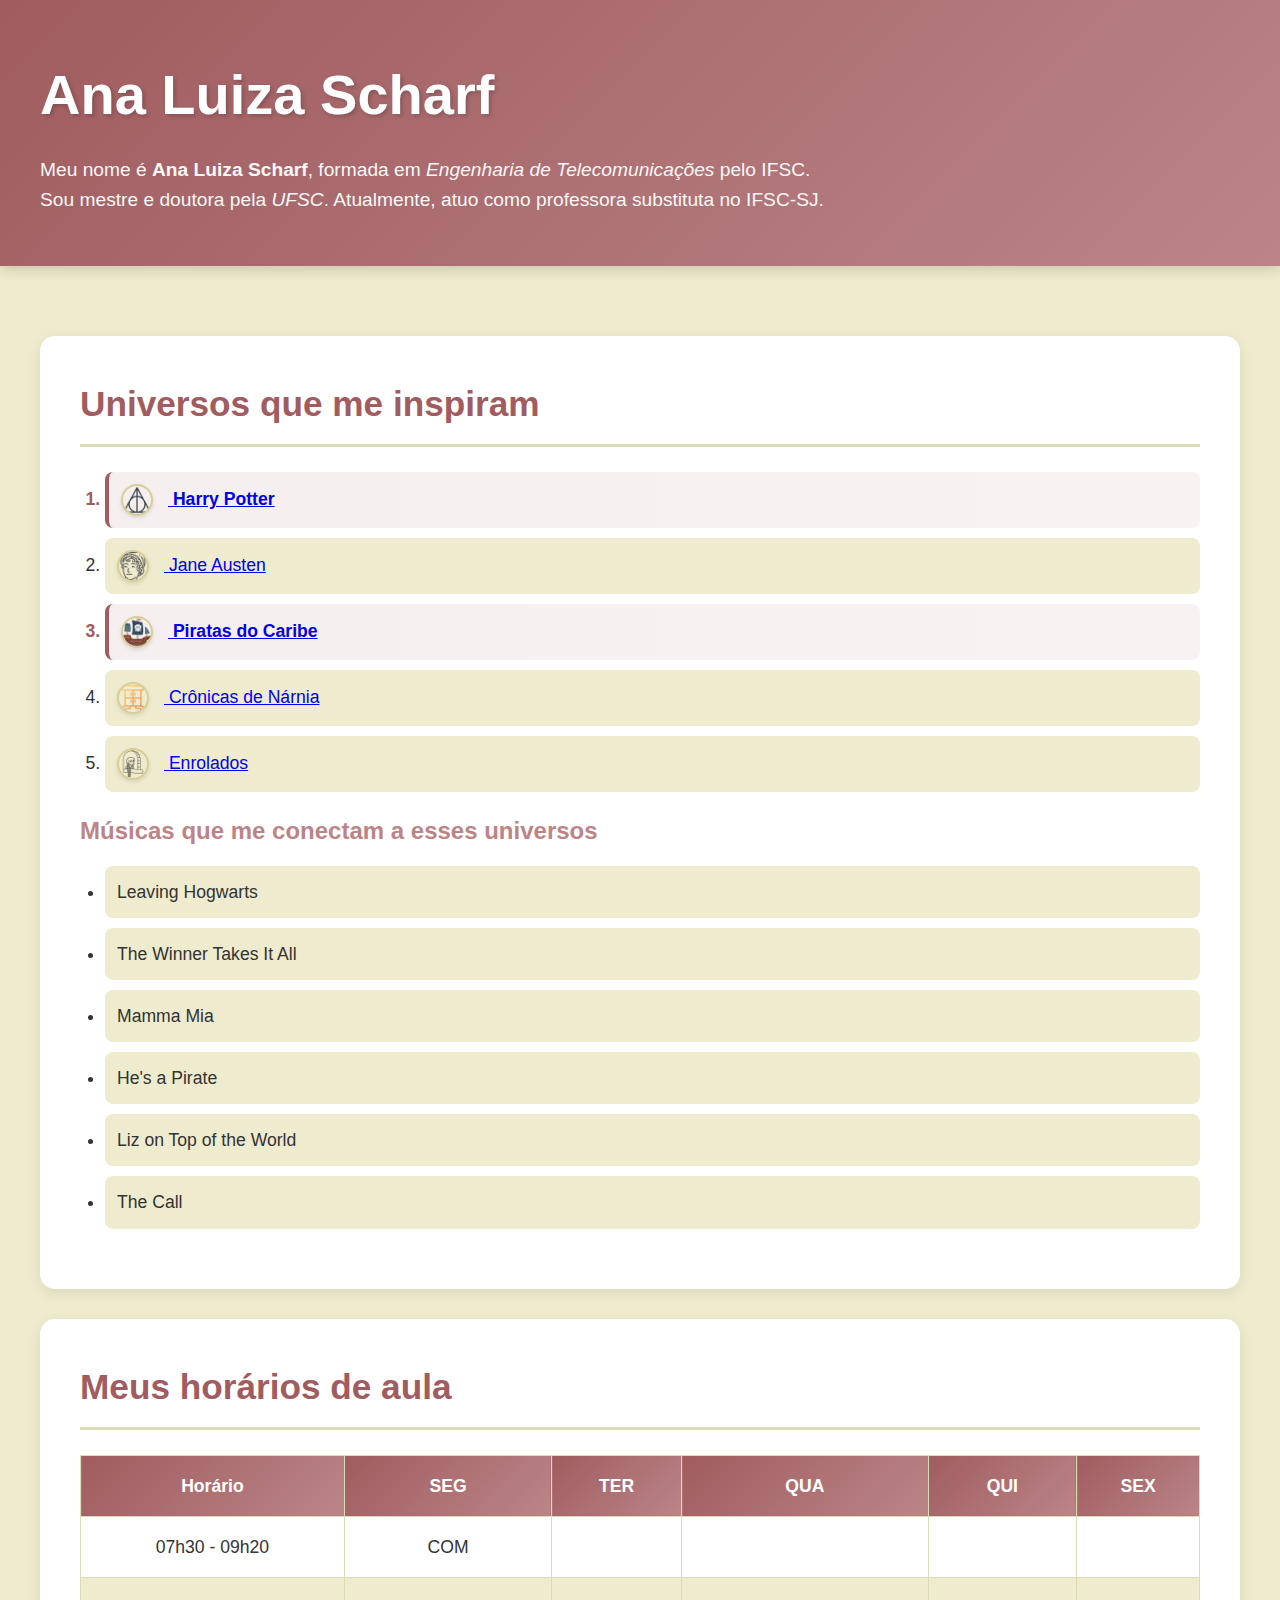
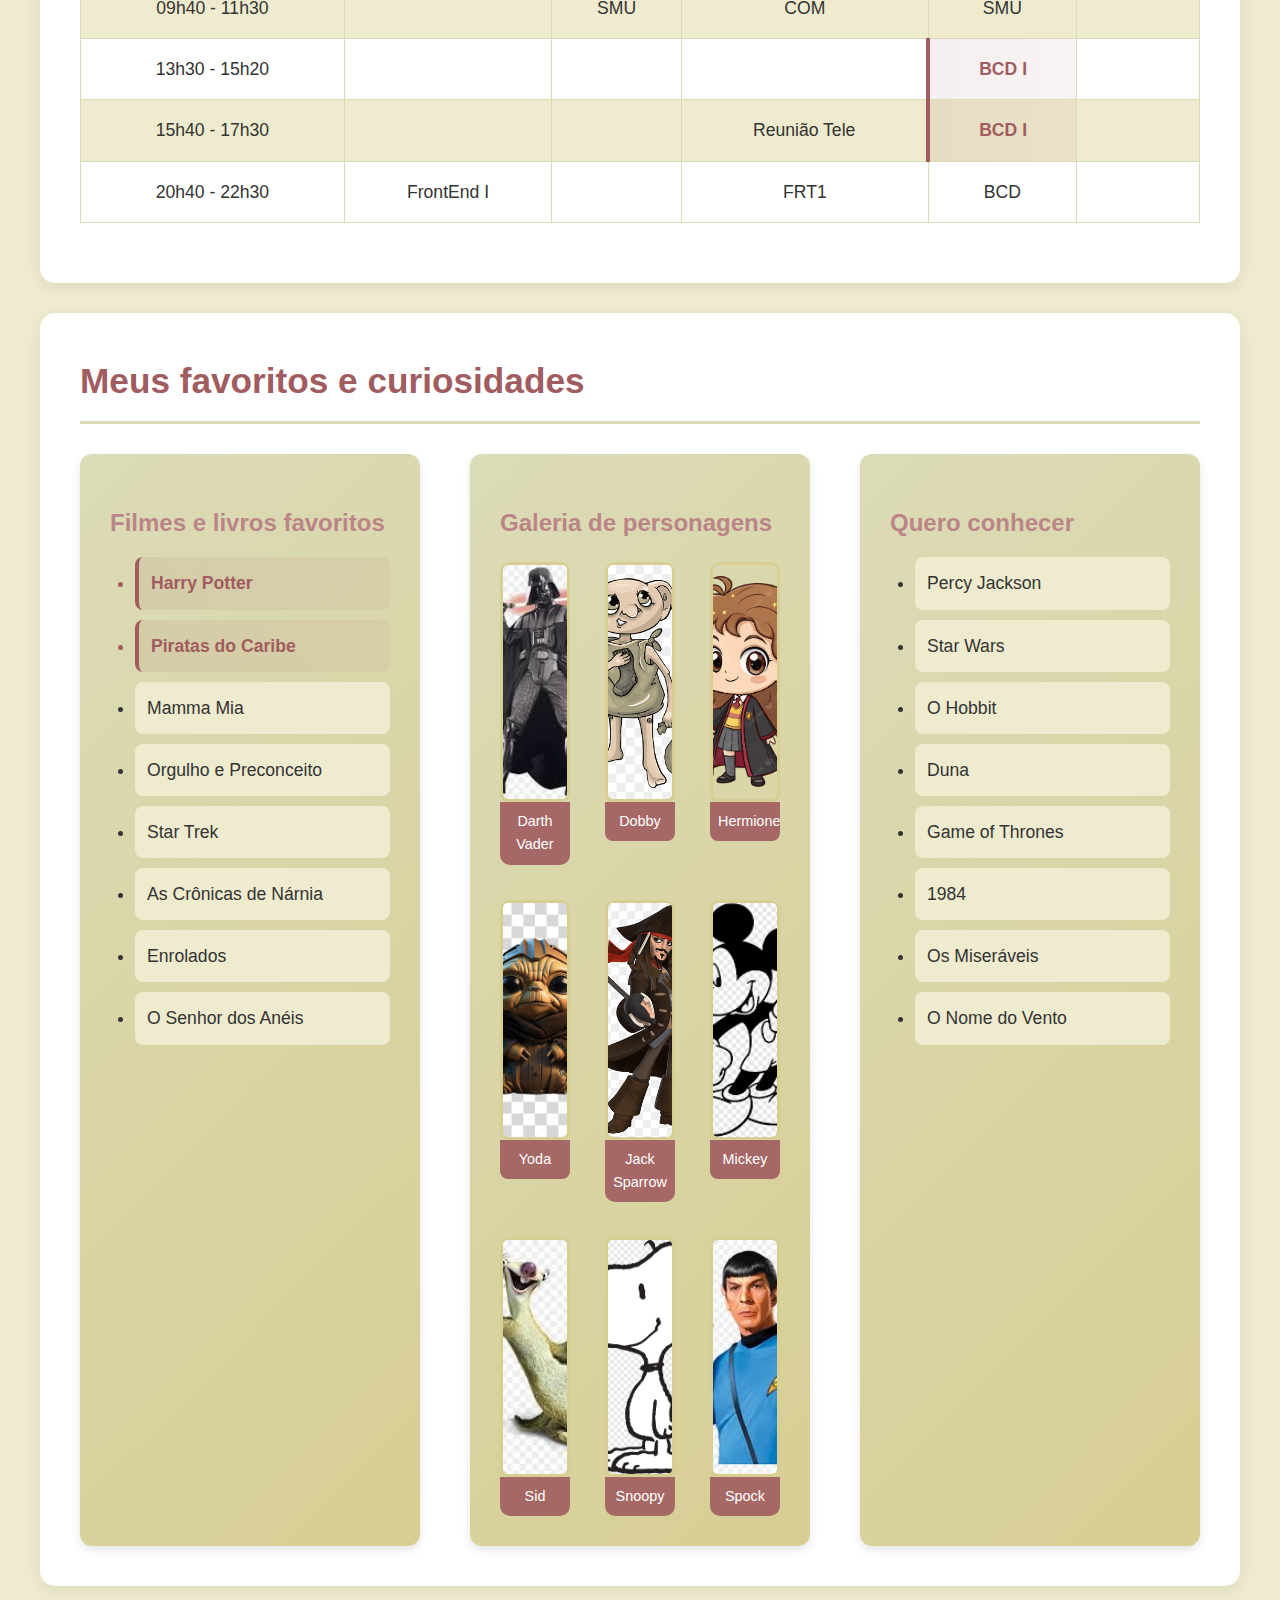
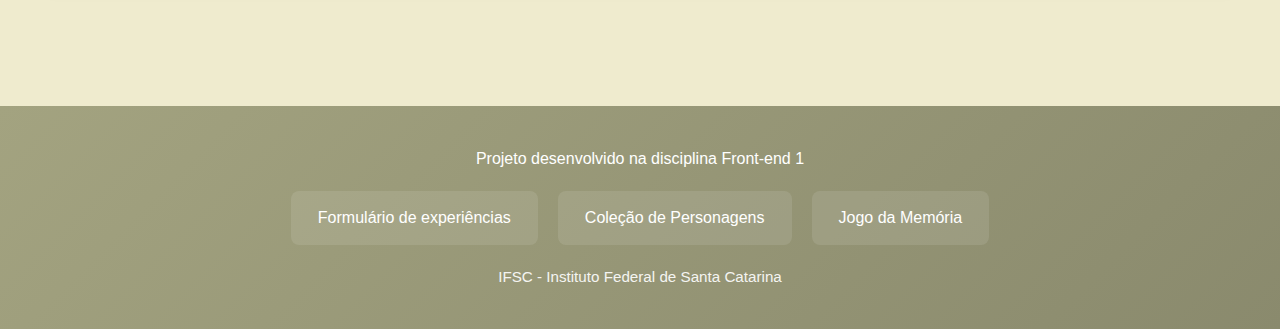
<file: AtividadeContFrontEnd/index.html>
<!DOCTYPE html>
<html lang="pt-BR">
<head>
    <meta charset="UTF-8">
    <meta name="viewport" content="width=device-width, initial-scale=1.0">
    <title>Meu Universo Criativo</title>
    <link rel="stylesheet" href="estilos.css">
</head>
<body>
    <header>
        <h1>Ana Luiza Scharf</h1>
        <p>
            Meu nome é <strong>Ana Luiza Scharf</strong>, formada em
            <em>Engenharia de Telecomunicações</em> pelo IFSC.
            Sou mestre e doutora pela <em>UFSC</em>. Atualmente, atuo como 
            professora substituta no IFSC-SJ.
        </p>
    </header>

    <main class="container">
        <section id="universos">
            <h2>Universos que me inspiram</h2>
            
                        <ol>
                <li class="destaque">
                    <a href="https://www.wizardingworld.com" target="_blank" class="universo-link">
                        <img src="img/icones/harry.png" alt="Harry Potter" class="icone">
                        Harry Potter
                    </a>
                </li>
                <li>
                    <a href="https://www.janeausten.org" target="_blank" class="universo-link">
                        <img src="img/icones/jane.png" alt="Jane Austen" class="icone">
                        Jane Austen
                    </a>
                </li>
                <li class="destaque">
                    <a href="https://pirates.disney.com" target="_blank" class="universo-link">
                        <img src="img/icones/pirates.png" alt="Piratas do Caribe" class="icone">
                        Piratas do Caribe
                    </a>
                </li>
                <li>
                    <a href="https://www.narnia.com" target="_blank" class="universo-link">
                        <img src="img/icones/narnia.png" alt="Crônicas de Nárnia" class="icone">
                        Crônicas de Nárnia
                    </a>
                </li>
                <li>
                    <a href="https://disney.com/tangled" target="_blank" class="universo-link">
                        <img src="img/icones/princess.png" alt="Enrolados" class="icone">
                        Enrolados
                    </a>
                </li>
            </ol>

            <h3>Músicas que me conectam a esses universos</h3>
            <ul>
                <li>Leaving Hogwarts</li>
                <li>The Winner Takes It All</li>
                <li>Mamma Mia</li>
                <li>He's a Pirate</li>
                <li>Liz on Top of the World</li>
                <li>The Call</li>
            </ul>
        </section>

        <section id="horarios">
            <h2>Meus horários de aula</h2>
            <div class="table-container">
                <table>
                    <thead>
                        <tr>
                            <th>Horário</th>
                            <th>SEG</th>
                            <th>TER</th>
                            <th>QUA</th>
                            <th>QUI</th>
                            <th>SEX</th>
                        </tr>
                    </thead>
                    <tbody>
                        <tr>
                            <td>07h30 - 09h20</td>
                            <td>COM</td>
                            <td></td>
                            <td></td>
                            <td></td>
                            <td></td>
                        </tr>
                        <tr>
                            <td>09h40 - 11h30</td>
                            <td></td>
                            <td>SMU</td>
                            <td>COM</td>
                            <td>SMU</td>
                            <td></td>
                        </tr>
                        <tr>
                            <td>13h30 - 15h20</td>
                            <td></td>
                            <td></td>
                            <td></td>
                            <td class="destaque">BCD I</td>
                            <td></td>
                        </tr>
                        <tr>
                            <td>15h40 - 17h30</td>
                            <td></td>
                            <td></td>
                            <td>Reunião Tele</td>
                            <td class="destaque">BCD I</td>
                            <td></td>
                        </tr>
                        <tr>
                            <td>20h40 - 22h30</td>
                            <td>FrontEnd I</td>
                            <td></td>
                            <td>FRT1</td>
                            <td>BCD</td>
                            <td></td>
                        </tr>
                    </tbody>
                </table>
            </div>
        </section>

        <section id="favoritos">
            <h2>Meus favoritos e curiosidades</h2>
            
            <div class="colunas">
                <div class="coluna">
                    <h3>Filmes e livros favoritos</h3>
                    <ul>
                        <li class="destaque">Harry Potter</li>
                        <li class="destaque">Piratas do Caribe</li>
                        <li>Mamma Mia</li>
                        <li>Orgulho e Preconceito</li>
                        <li>Star Trek</li>
                        <li>As Crônicas de Nárnia</li>
                        <li>Enrolados</li>
                        <li>O Senhor dos Anéis</li>
                    </ul>
                </div>
                
                <div class="coluna galeria-coluna">
                    <h3>Galeria de personagens</h3>
                    <div class="galeria">
                        <div class="galeria-item">
                            <img src="img/dart.jpg" alt="Darth Vader">
                            <span class="galeria-legenda">Darth Vader</span>
                        </div>
                        <div class="galeria-item">
                            <img src="img/dobby.png" alt="Dobby">
                            <span class="galeria-legenda">Dobby</span>
                        </div>
                        <div class="galeria-item">
                            <img src="img/hermione.png" alt="Hermione">
                            <span class="galeria-legenda">Hermione</span>
                        </div>
                        <div class="galeria-item">
                            <img src="img/ioda.jpg" alt="Yoda">
                            <span class="galeria-legenda">Yoda</span>
                        </div>
                        <div class="galeria-item">
                            <img src="img/jack.png" alt="Jack Sparrow">
                            <span class="galeria-legenda">Jack Sparrow</span>
                        </div>
                        <div class="galeria-item">
                            <img src="img/mickey.png" alt="Mickey">
                            <span class="galeria-legenda">Mickey</span>
                        </div>
                        <div class="galeria-item">
                            <img src="img/sid.jpg" alt="Sid">
                            <span class="galeria-legenda">Sid</span>
                        </div>
                        <div class="galeria-item">
                            <img src="img/snoopy.png" alt="Snoopy">
                            <span class="galeria-legenda">Snoopy</span>
                        </div>
                        <div class="galeria-item">
                            <img src="img/spock.jpg" alt="Spock">
                            <span class="galeria-legenda">Spock</span>
                        </div>
                    </div>
                </div>
                
                <div class="coluna">
                    <h3>Quero conhecer</h3>
                    <ul>
                        <li>Percy Jackson</li>
                        <li>Star Wars</li>
                        <li>O Hobbit</li>
                        <li>Duna</li>
                        <li>Game of Thrones</li>
                        <li>1984</li>
                        <li>Os Miseráveis</li>
                        <li>O Nome do Vento</li>
                    </ul>
                </div>
            </div>
        </section>
    </main>

    <footer>
        <div class="footer-content">
            <p>Projeto desenvolvido na disciplina Front-end 1</p>
            <div class="footer-links">
                <a href="formulario.html">Formulário de experiências</a>
                <a href="personagens.html">Coleção de Personagens</a>
                <a href="memoria.html">Jogo da Memória</a>
            </div>
            <p class="footer-info">IFSC - Instituto Federal de Santa Catarina</p>
        </div>
    </footer>
</body>
</html>
</file>
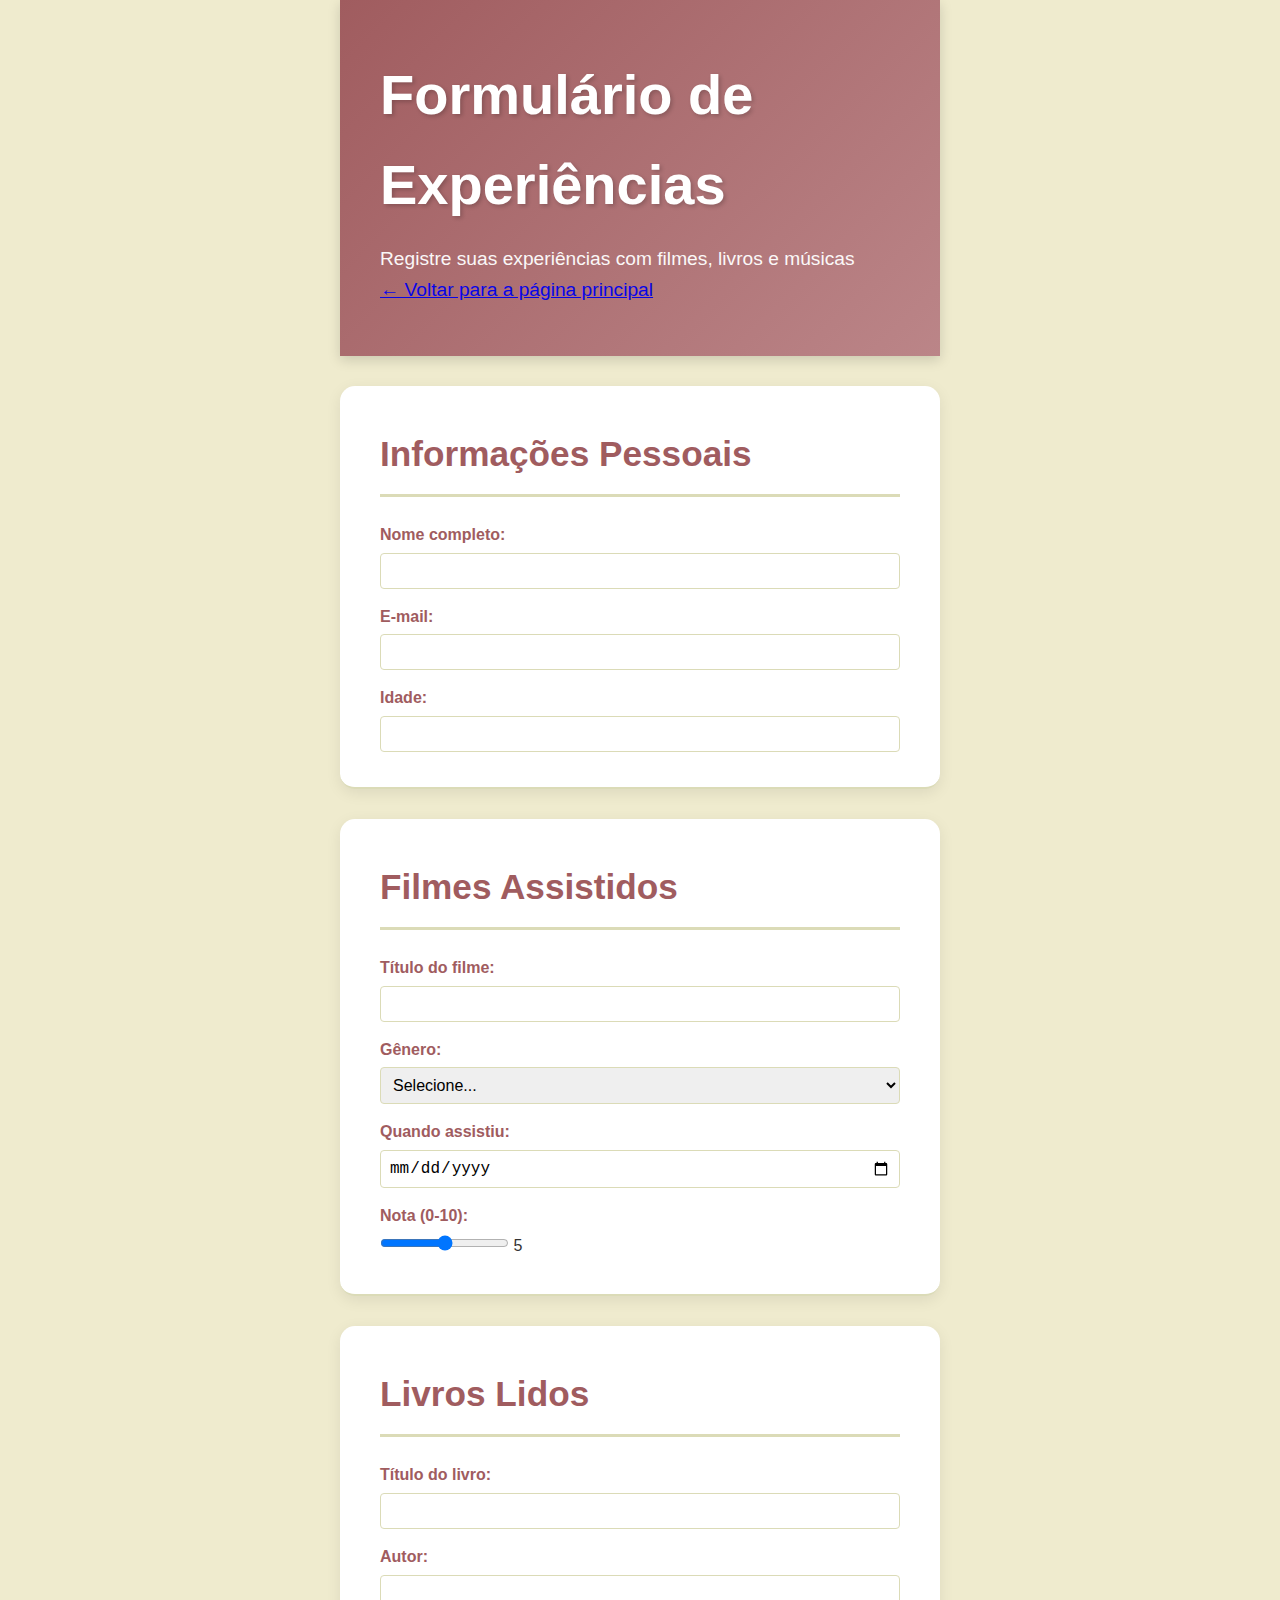
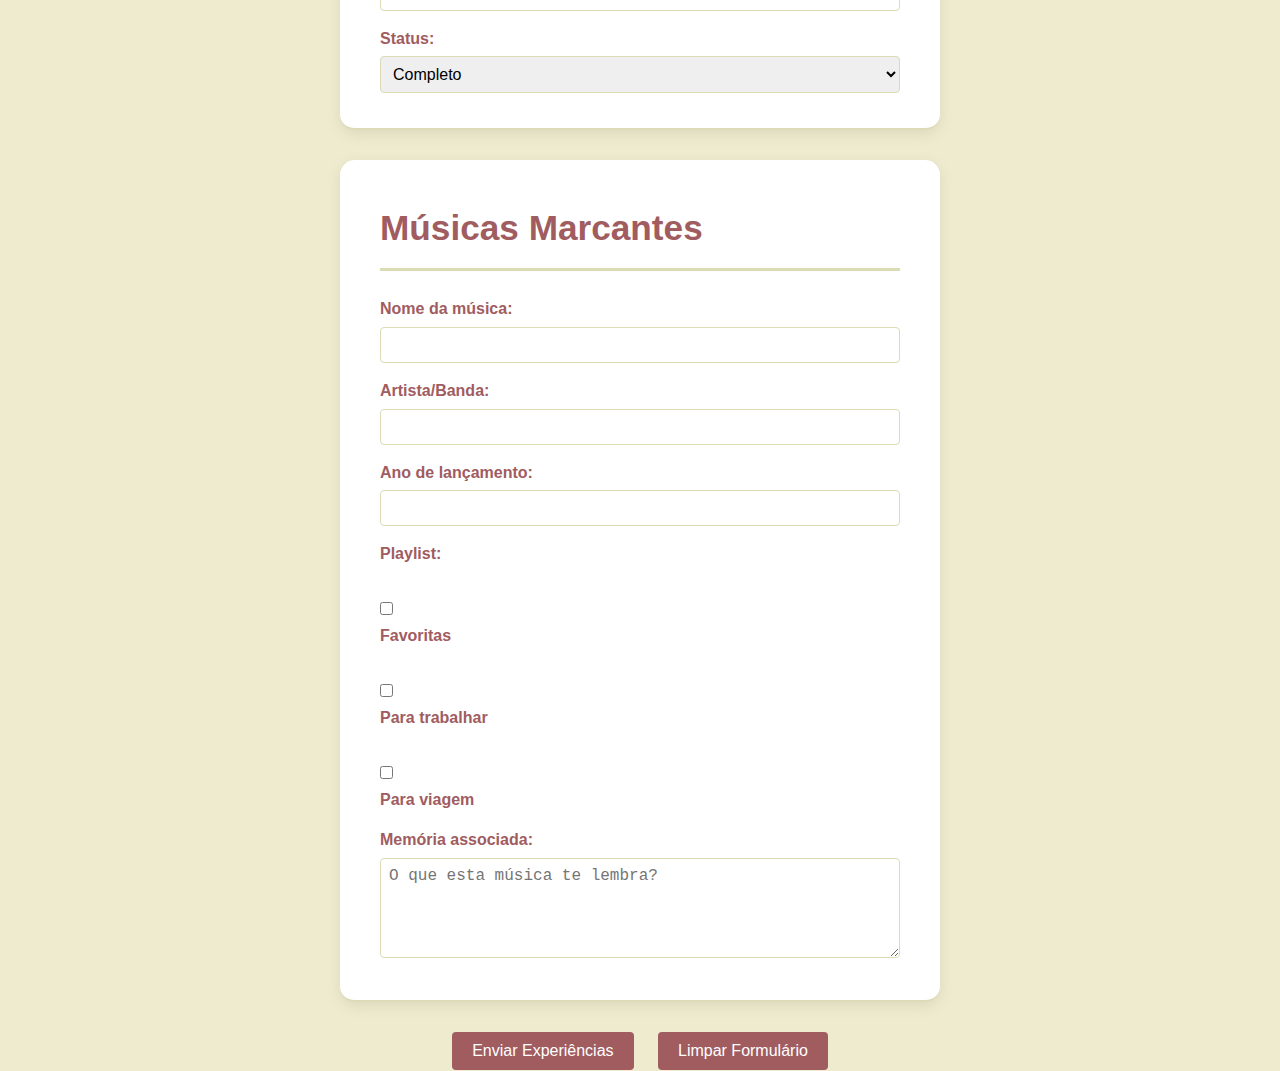
<file: AtividadeContFrontEnd/formulario.html>
<!DOCTYPE html>
<html lang="pt-BR">
<head>
    <meta charset="UTF-8">
    <meta name="viewport" content="width=device-width, initial-scale=1.0">
    <title>Formulário de Experiências</title>
    <link rel="stylesheet" href="estilos.css">
    <style>
        .form-container {
            max-width: 600px;
            margin: 0 auto;
        }
        
        .form-group {
            margin-bottom: 15px;
        }
        
        label {
            display: block;
            margin-bottom: 5px;
            font-weight: bold;
            color: var(--cor7);
        }
        
        input[type="text"],
        input[type="email"],
        input[type="number"],
        input[type="date"],
        select,
        textarea {
            width: 100%;
            padding: 8px;
            border: 1px solid var(--cor3);
            border-radius: 4px;
            font-size: 16px;
        }
        
        textarea {
            height: 100px;
            resize: vertical;
        }
        
        .form-actions {
            text-align: center;
            margin-top: 20px;
        }
        
        button {
            background-color: var(--cor7);
            color: white;
            padding: 10px 20px;
            border: none;
            border-radius: 4px;
            cursor: pointer;
            font-size: 16px;
            margin: 0 10px;
        }
        
        button:hover {
            background-color: var(--cor5);
        }
        
        .form-section {
            margin-bottom: 30px;
            border-bottom: 2px solid var(--cor3);
            padding-bottom: 20px;
        }
    </style>
</head>
<body>
    <div class="form-container">
        <header>
            <h1>Formulário de Experiências</h1>
            <p>Registre suas experiências com filmes, livros e músicas</p>
            <p><a href="index.html">← Voltar para a página principal</a></p>
        </header>
        
        <form id="form-experiencias">
            <section class="form-section">
                <h2>Informações Pessoais</h2>
                
                <div class="form-group">
                    <label for="nome">Nome completo:</label>
                    <input type="text" id="nome" name="nome" required>
                </div>
                
                <div class="form-group">
                    <label for="email">E-mail:</label>
                    <input type="email" id="email" name="email" required>
                </div>
                
                <div class="form-group">
                    <label for="idade">Idade:</label>
                    <input type="number" id="idade" name="idade" min="1" max="120">
                </div>
            </section>
            
            <section class="form-section">
                <h2>Filmes Assistidos</h2>
                
                <div class="form-group">
                    <label for="filme-titulo">Título do filme:</label>
                    <input type="text" id="filme-titulo" name="filme-titulo">
                </div>
                
                <div class="form-group">
                    <label for="filme-genero">Gênero:</label>
                    <select id="filme-genero" name="filme-genero">
                        <option value="">Selecione...</option>
                        <option value="acao">Ação</option>
                        <option value="aventura">Aventura</option>
                        <option value="comedia">Comédia</option>
                        <option value="drama">Drama</option>
                        <option value="fantasia">Fantasia</option>
                        <option value="ficcao">Ficção Científica</option>
                        <option value="romance">Romance</option>
                    </select>
                </div>
                
                <div class="form-group">
                    <label for="filme-data">Quando assistiu:</label>
                    <input type="date" id="filme-data" name="filme-data">
                </div>
                
                <div class="form-group">
                    <label for="filme-nota">Nota (0-10):</label>
                    <input type="range" id="filme-nota" name="filme-nota" min="0" max="10" value="5">
                    <span id="nota-valor">5</span>
                </div>
            </section>
            
            <section class="form-section">
                <h2>Livros Lidos</h2>
                
                <div class="form-group">
                    <label for="livro-titulo">Título do livro:</label>
                    <input type="text" id="livro-titulo" name="livro-titulo">
                </div>
                
                <div class="form-group">
                    <label for="livro-autor">Autor:</label>
                    <input type="text" id="livro-autor" name="livro-autor">
                </div>
                
                <div class="form-group">
                    <label for="livro-status">Status:</label>
                    <select id="livro-status" name="livro-status">
                        <option value="completo">Completo</option>
                        <option value="andamento">Em andamento</option>
                        <option value="planejado">Planejado</option>
                    </select>
                </div>
            </section>
            
            <section class="form-section">
                <h2>Músicas Marcantes</h2>
                
                <div class="form-group">
                    <label for="musica-nome">Nome da música:</label>
                    <input type="text" id="musica-nome" name="musica-nome">
                </div>
                
                <div class="form-group">
                    <label for="musica-artista">Artista/Banda:</label>
                    <input type="text" id="musica-artista" name="musica-artista">
                </div>
                
                <div class="form-group">
                    <label for="musica-ano">Ano de lançamento:</label>
                    <input type="number" id="musica-ano" name="musica-ano" min="1900" max="2023">
                </div>
                
                <div class="form-group">
                    <label>Playlist:</label><br>
                    <input type="checkbox" id="playlist-favoritas" name="playlist" value="favoritas">
                    <label for="playlist-favoritas">Favoritas</label><br>
                    <input type="checkbox" id="playlist-trabalho" name="playlist" value="trabalho">
                    <label for="playlist-trabalho">Para trabalhar</label><br>
                    <input type="checkbox" id="playlist-viagem" name="playlist" value="viagem">
                    <label for="playlist-viagem">Para viagem</label>
                </div>
                
                <div class="form-group">
                    <label for="musica-memoria">Memória associada:</label>
                    <textarea id="musica-memoria" name="musica-memoria" placeholder="O que esta música te lembra?"></textarea>
                </div>
            </section>
            
            <div class="form-actions">
                <button type="submit">Enviar Experiências</button>
                <button type="reset">Limpar Formulário</button>
            </div>
        </form>
    </div>

</body>
</html>
</file>
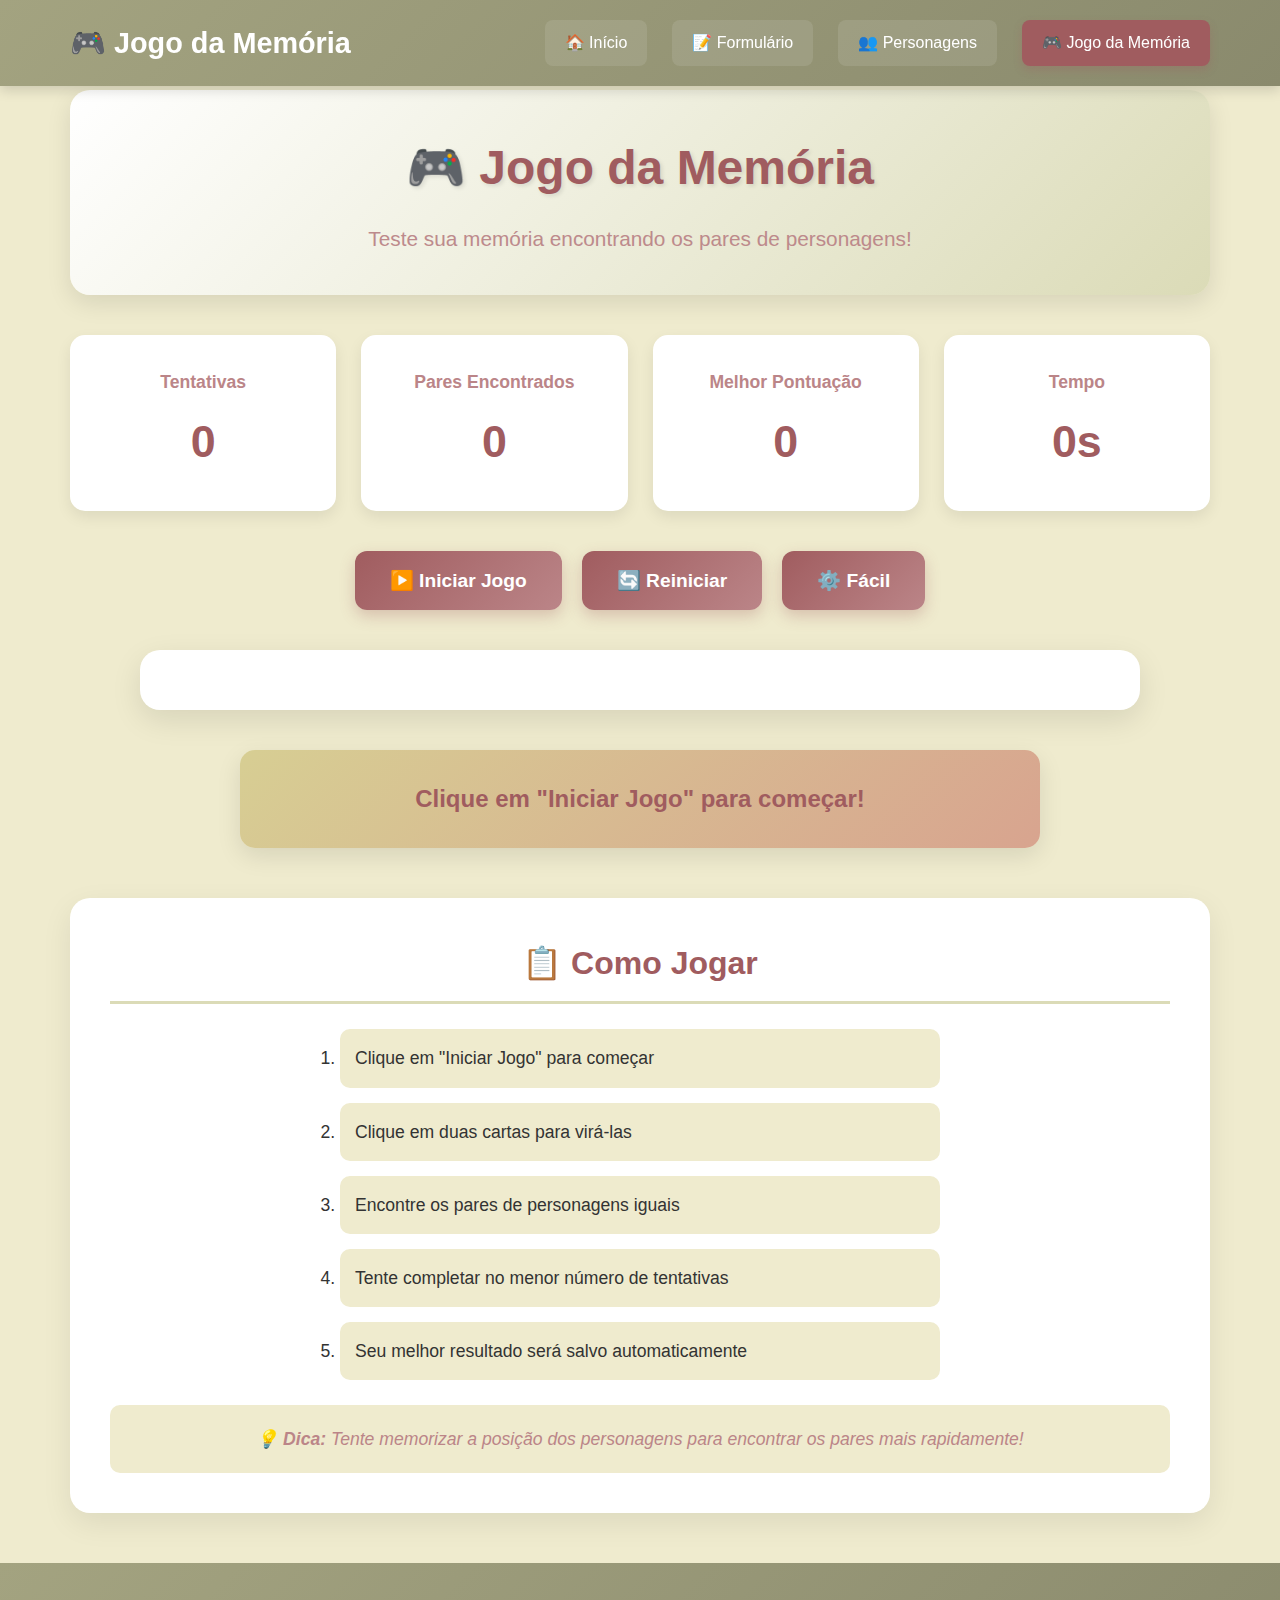
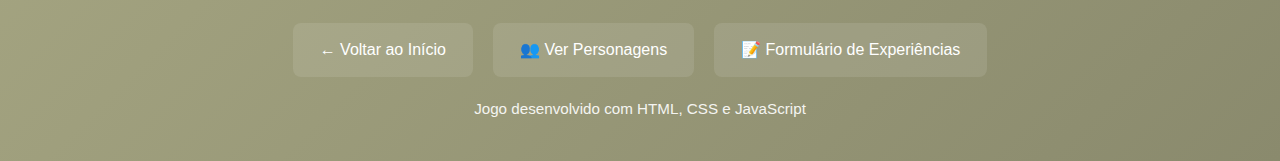
<file: AtividadeContFrontEnd/memoria.html>
<!DOCTYPE html>
<html lang="pt-BR">
<head>
    <meta charset="UTF-8">
    <meta name="viewport" content="width=device-width, initial-scale=1.0">
    <title>Jogo da Memória</title>
    <link rel="stylesheet" href="estilos.css">
    <style>
        /* Estilos específicos para o jogo da memória */
        :root {
            --cor1: #A3A380;
            --cor2: #efebce;
            --cor3: #dbdbb7;
            --cor4: #d7ce93;
            --cor5: #bb8588;
            --cor6: #d8a48f;
            --cor7: #a05c5f;
        }
        
        /* Navbar fixa */
        .memoria-navbar {
            position: fixed;
            top: 0;
            left: 0;
            right: 0;
            background: linear-gradient(135deg, var(--cor1) 0%, #8a8a6d 100%);
            padding: 20px 0;
            z-index: 1000;
            box-shadow: 0 4px 12px rgba(0,0,0,0.15);
        }
        
        .navbar-container {
            max-width: 1200px;
            margin: 0 auto;
            display: flex;
            justify-content: space-between;
            align-items: center;
            padding: 0 30px;
        }
        
        .navbar-logo {
            color: white;
            font-size: 1.8rem;
            font-weight: bold;
            text-decoration: none;
            display: flex;
            align-items: center;
            gap: 10px;
        }
        
        .navbar-links {
            display: flex;
            gap: 25px;
        }
        
        .navbar-links a {
            color: white;
            text-decoration: none;
            padding: 10px 20px;
            border-radius: 8px;
            transition: all 0.3s;
            font-weight: 500;
            background-color: rgba(255, 255, 255, 0.1);
        }
        
        .navbar-links a:hover {
            background-color: var(--cor7);
            transform: translateY(-2px);
        }
        
        .navbar-links a.active {
            background-color: var(--cor7);
            box-shadow: 0 4px 8px rgba(160, 92, 95, 0.3);
        }
        
        /* Ajuste para navbar fixa */
        body {
            padding-top: 90px;
            background-color: var(--cor2);
            min-height: 100vh;
        }
        
        /* Container principal do jogo */
        .game-container {
            max-width: 1200px;
            margin: 0 auto;
            padding: 0 30px;
        }
        
        /* Cabeçalho do jogo */
        .game-header {
            text-align: center;
            margin-bottom: 40px;
            padding: 40px;
            background: linear-gradient(135deg, white, var(--cor3));
            border-radius: 20px;
            box-shadow: 0 8px 25px rgba(0,0,0,0.1);
        }
        
        .game-header h1 {
            color: var(--cor7);
            font-size: 3rem;
            margin-bottom: 15px;
            text-shadow: 2px 2px 4px rgba(0,0,0,0.1);
        }
        
        .game-header p {
            color: var(--cor5);
            font-size: 1.3rem;
            max-width: 600px;
            margin: 0 auto;
        }
        
        /* Estatísticas do jogo */
        .game-stats {
            display: grid;
            grid-template-columns: repeat(auto-fit, minmax(200px, 1fr));
            gap: 25px;
            margin-bottom: 40px;
        }
        
        .stat-card {
            background: white;
            padding: 25px;
            border-radius: 15px;
            text-align: center;
            box-shadow: 0 6px 15px rgba(0,0,0,0.08);
            transition: all 0.3s;
            border: 3px solid transparent;
        }
        
        .stat-card:hover {
            transform: translateY(-5px);
            border-color: var(--cor7);
            box-shadow: 0 10px 25px rgba(160, 92, 95, 0.15);
        }
        
        .stat-label {
            display: block;
            color: var(--cor5);
            font-size: 1.1rem;
            margin-bottom: 10px;
            font-weight: 600;
        }
        
        .stat-value {
            display: block;
            font-size: 2.5rem;
            font-weight: bold;
            color: var(--cor7);
        }
        
        /* Controles do jogo */
        .game-controls {
            display: flex;
            justify-content: center;
            flex-wrap: wrap;
            gap: 20px;
            margin: 40px 0;
        }
        
        .game-btn {
            background: linear-gradient(135deg, var(--cor7) 0%, var(--cor5) 100%);
            color: white;
            border: none;
            padding: 18px 35px;
            border-radius: 12px;
            cursor: pointer;
            font-size: 1.2rem;
            font-weight: 600;
            transition: all 0.3s;
            display: flex;
            align-items: center;
            gap: 10px;
            box-shadow: 0 6px 15px rgba(160, 92, 95, 0.3);
        }
        
        .game-btn:hover {
            transform: translateY(-3px);
            box-shadow: 0 10px 25px rgba(160, 92, 95, 0.4);
        }
        
        .game-btn:active {
            transform: translateY(0);
        }
        
        .game-btn:disabled {
            background: linear-gradient(135deg, var(--cor1), var(--cor3));
            cursor: not-allowed;
            transform: none;
            box-shadow: none;
        }
        
        /* Tabuleiro do jogo */
        .game-board {
            max-width: 1000px;
            margin: 40px auto;
            padding: 30px;
            background: white;
            border-radius: 20px;
            box-shadow: 0 10px 30px rgba(0,0,0,0.1);
        }
        
        .tabuleiro {
            display: grid;
            grid-template-columns: repeat(4, 1fr);
            gap: 25px;
            margin: 0 auto;
        }
        
        .carta {
            aspect-ratio: 3/4;
            perspective: 1000px;
            cursor: pointer;
        }
        
        .carta-inner {
            position: relative;
            width: 100%;
            height: 100%;
            transition: transform 0.6s;
            transform-style: preserve-3d;
            border-radius: 15px;
        }
        
        .carta.virada .carta-inner {
            transform: rotateY(180deg);
        }
        
        .carta.encontrada .carta-inner {
            transform: rotateY(180deg);
            box-shadow: 0 0 25px var(--cor7);
        }
        
        .carta-frente, .carta-verso {
            position: absolute;
            width: 100%;
            height: 100%;
            backface-visibility: hidden;
            border-radius: 15px;
            display: flex;
            align-items: center;
            justify-content: center;
            overflow: hidden;
        }
        
        .carta-frente {
            background: linear-gradient(135deg, var(--cor7), var(--cor5));
            color: white;
            font-size: 2.8rem;
            box-shadow: inset 0 0 20px rgba(0,0,0,0.1);
        }
        
        .carta-verso {
            background: white;
            transform: rotateY(180deg);
            border: 4px solid var(--cor4);
            padding: 10px;
        }
        
        .carta-verso img {
            width: 100%;
            height: 100%;
            object-fit: cover;
            border-radius: 12px;
        }
        
        /* Mensagem do jogo */
        .game-message {
            background: linear-gradient(135deg, var(--cor4), var(--cor6));
            padding: 30px;
            border-radius: 15px;
            margin: 40px auto;
            text-align: center;
            font-size: 1.5rem;
            color: var(--cor7);
            font-weight: bold;
            display: none;
            max-width: 800px;
            box-shadow: 0 8px 25px rgba(0,0,0,0.1);
            animation: pulse 2s infinite;
        }
        
        @keyframes pulse {
            0%, 100% { opacity: 1; }
            50% { opacity: 0.9; }
        }
        
        /* Instruções */
        .game-instructions {
            background: white;
            padding: 40px;
            border-radius: 20px;
            margin: 50px 0;
            box-shadow: 0 10px 30px rgba(0,0,0,0.08);
        }
        
        .game-instructions h2 {
            color: var(--cor7);
            margin-bottom: 25px;
            text-align: center;
            font-size: 2rem;
        }
        
        .game-instructions ol {
            max-width: 600px;
            margin: 0 auto 25px;
            font-size: 1.1rem;
        }
        
        .game-instructions li {
            margin: 15px 0;
            padding: 15px;
            background-color: var(--cor2);
            border-radius: 10px;
            transition: all 0.3s;
        }
        
        .game-instructions li:hover {
            background-color: var(--cor3);
            transform: translateX(10px);
        }
        
        .game-tip {
            text-align: center;
            font-style: italic;
            color: var(--cor5);
            padding: 20px;
            background-color: var(--cor2);
            border-radius: 10px;
            font-size: 1.1rem;
        }
        
        /* ========== RESPONSIVIDADE DO JOGO ========== */
        
        /* Tablets */
        @media (min-width: 768px) {
            .tabuleiro {
                gap: 30px;
            }
            
            .carta-frente {
                font-size: 3.2rem;
            }
            
            .stat-card {
                padding: 30px;
            }
            
            .stat-value {
                font-size: 2.8rem;
            }
        }
        
        /* Desktops */
        @media (min-width: 1024px) {
            .tabuleiro {
                grid-template-columns: repeat(4, 1fr);
                gap: 35px;
                max-width: 900px;
            }
            
            .carta-frente {
                font-size: 3.5rem;
            }
            
            .game-stats {
                grid-template-columns: repeat(4, 1fr);
            }
        }
        
        /* Telas grandes */
        @media (min-width: 1280px) {
            .tabuleiro {
                gap: 40px;
                max-width: 1000px;
            }
            
            .carta-frente {
                font-size: 4rem;
            }
        }
        
        /* Mobile */
        @media (max-width: 767px) {
            body {
                padding-top: 80px;
            }
            
            .navbar-container {
                padding: 0 20px;
                flex-direction: column;
                gap: 15px;
            }
            
            .navbar-links {
                gap: 15px;
                flex-wrap: wrap;
                justify-content: center;
            }
            
            .navbar-links a {
                padding: 8px 15px;
                font-size: 0.95rem;
            }
            
            .game-header {
                padding: 30px 20px;
            }
            
            .game-header h1 {
                font-size: 2.2rem;
            }
            
            .game-stats {
                grid-template-columns: repeat(2, 1fr);
                gap: 20px;
            }
            
            .tabuleiro {
                grid-template-columns: repeat(3, 1fr);
                gap: 15px;
            }
            
            .game-controls {
                flex-direction: column;
                align-items: center;
            }
            
            .game-btn {
                width: 100%;
                max-width: 300px;
                justify-content: center;
            }
            
            .game-instructions {
                padding: 25px;
            }
        }
        
        /* Mobile pequeno */
        @media (max-width: 480px) {
            .game-header h1 {
                font-size: 1.8rem;
            }
            
            .tabuleiro {
                grid-template-columns: repeat(2, 1fr);
                gap: 12px;
            }
            
            .carta-frente {
                font-size: 2.5rem;
            }
            
            .stat-card {
                padding: 20px;
            }
            
            .stat-value {
                font-size: 2rem;
            }
            
            .game-btn {
                padding: 15px 25px;
                font-size: 1.1rem;
            }
        }
        
        /* Modo paisagem */
        @media (max-height: 500px) and (orientation: landscape) {
            .tabuleiro {
                grid-template-columns: repeat(6, 1fr);
                gap: 15px;
            }
            
            .game-header {
                padding: 20px;
                margin-bottom: 20px;
            }
            
            .game-stats {
                margin-bottom: 20px;
            }
        }
    </style>
</head>
<body>
    <!-- Navbar fixa -->
    <nav class="memoria-navbar">
        <div class="navbar-container">
            <a href="index.html" class="navbar-logo">
                🎮 Jogo da Memória
            </a>
            <div class="navbar-links">
                <a href="index.html">🏠 Início</a>
                <a href="formulario.html">📝 Formulário</a>
                <a href="personagens.html">👥 Personagens</a>
                <a href="memoria.html" class="active">🎮 Jogo da Memória</a>
            </div>
        </div>
    </nav>

    <div class="game-container">
        <!-- Cabeçalho do jogo -->
        <header class="game-header">
            <h1>🎮 Jogo da Memória</h1>
            <p>Teste sua memória encontrando os pares de personagens!</p>
        </header>

        <!-- Estatísticas -->
        <div class="game-stats">
            <div class="stat-card">
                <span class="stat-label">Tentativas</span>
                <span class="stat-value" id="tentativas">0</span>
            </div>
            <div class="stat-card">
                <span class="stat-label">Pares Encontrados</span>
                <span class="stat-value" id="pares">0</span>
            </div>
            <div class="stat-card">
                <span class="stat-label">Melhor Pontuação</span>
                <span class="stat-value" id="melhor">0</span>
            </div>
            <div class="stat-card">
                <span class="stat-label">Tempo</span>
                <span class="stat-value" id="tempo">0s</span>
            </div>
        </div>

        <!-- Controles -->
        <div class="game-controls">
            <button class="game-btn" id="iniciar-btn">
                ▶️ Iniciar Jogo
            </button>
            <button class="game-btn" id="reiniciar-btn">
                🔄 Reiniciar
            </button>
            <button class="game-btn" id="dificuldade-btn">
                ⚙️ Fácil
            </button>
        </div>

        <!-- Tabuleiro do jogo -->
        <div class="game-board">
            <div id="tabuleiro" class="tabuleiro">
                <!-- Cartas serão geradas aqui pelo JavaScript -->
            </div>
        </div>

        <!-- Mensagem do jogo -->
        <div id="mensagem" class="game-message"></div>

        <!-- Instruções -->
        <div class="game-instructions">
            <h2>📋 Como Jogar</h2>
            <ol>
                <li>Clique em "Iniciar Jogo" para começar</li>
                <li>Clique em duas cartas para virá-las</li>
                <li>Encontre os pares de personagens iguais</li>
                <li>Tente completar no menor número de tentativas</li>
                <li>Seu melhor resultado será salvo automaticamente</li>
            </ol>
            <div class="game-tip">
                💡 <strong>Dica:</strong> Tente memorizar a posição dos personagens para encontrar os pares mais rapidamente!
            </div>
        </div>
    </div>

    <footer>
        <div class="footer-content">
            <div class="footer-links">
                <a href="index.html">← Voltar ao Início</a>
                <a href="personagens.html">👥 Ver Personagens</a>
                <a href="formulario.html">📝 Formulário de Experiências</a>
            </div>
            <p class="footer-info">Jogo desenvolvido com HTML, CSS e JavaScript</p>
        </div>
    </footer>

    <script src="memoria.js"></script>
</body>
</html>
</file>
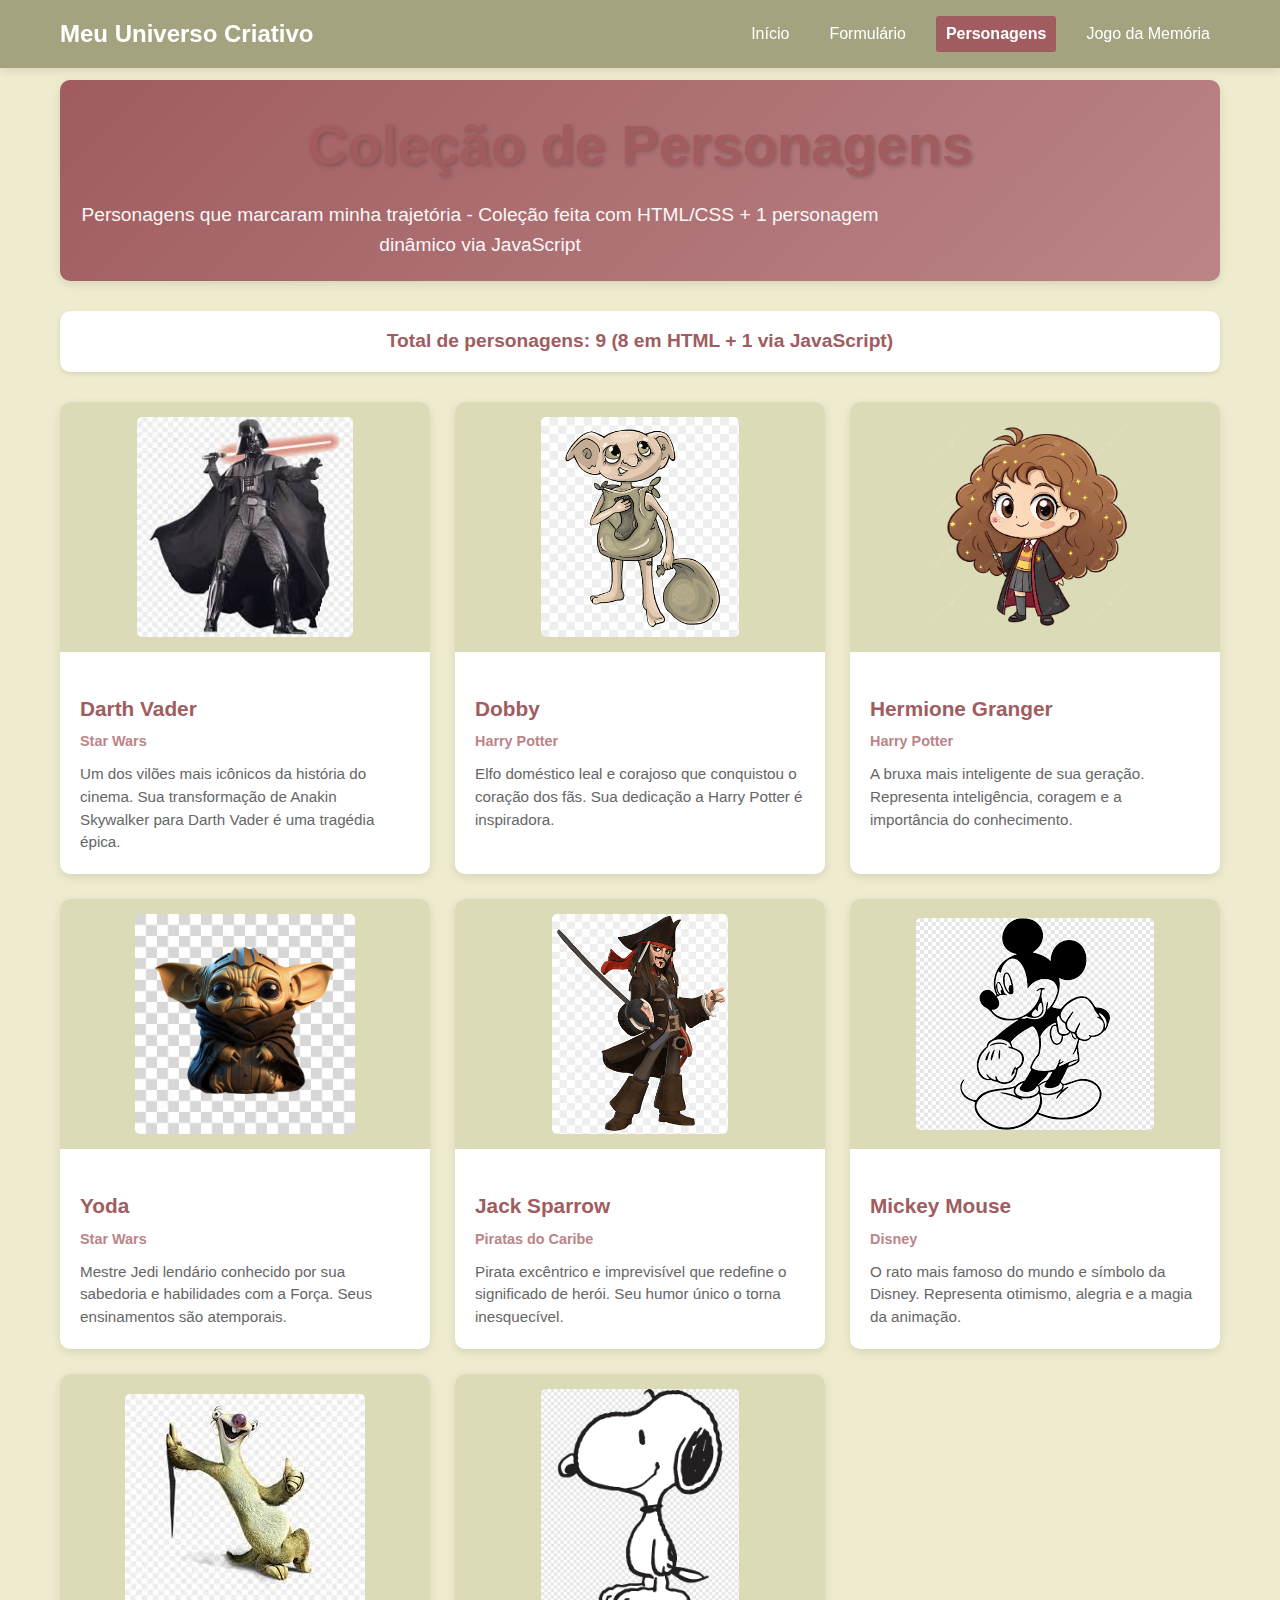
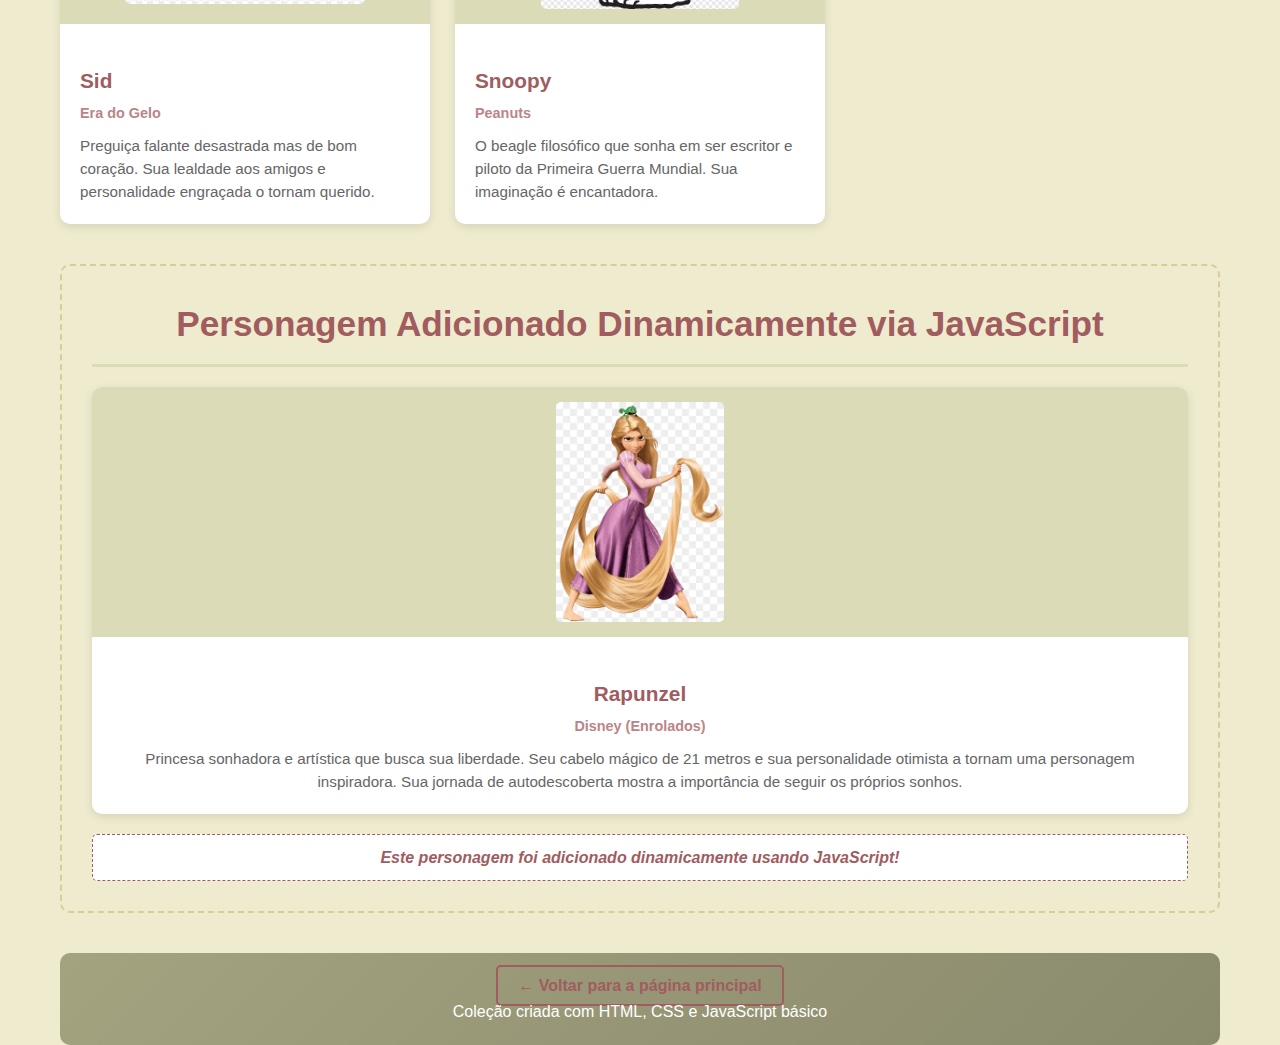
<file: AtividadeContFrontEnd/personagens.html>
<!DOCTYPE html>
<html lang="pt-BR">
<head>
    <meta charset="UTF-8">
    <meta name="viewport" content="width=device-width, initial-scale=1.0">
    <title>Coleção de Personagens</title>
    <link rel="stylesheet" href="estilos.css">
    <style>
        /* Barra de navegação fixa */
        .navbar-fixed {
            position: fixed;
            top: 0;
            left: 0;
            right: 0;
            background-color: #A3A380;
            padding: 15px 0;
            z-index: 1000;
            box-shadow: 0 2px 10px rgba(0,0,0,0.1);
        }
        
        .nav-content {
            max-width: 1200px;
            margin: 0 auto;
            display: flex;
            justify-content: space-between;
            align-items: center;
            padding: 0 20px;
        }
        
        .nav-logo {
            color: white;
            font-size: 1.5rem;
            font-weight: bold;
            text-decoration: none;
        }
        
        .nav-menu {
            display: flex;
            gap: 20px;
        }
        
        .nav-menu a {
            color: white;
            text-decoration: none;
            padding: 5px 10px;
            border-radius: 3px;
            transition: background-color 0.3s;
        }
        
        .nav-menu a:hover {
            background-color: rgba(255, 255, 255, 0.1);
        }
        
        .nav-menu a.active {
            background-color: #a05c5f;
            font-weight: bold;
        }
        
        /* Ajuste para a barra fixa */
        body {
            padding-top: 80px;
            background-color: #efebce;
            font-family: Arial, sans-serif;
            margin: 0;
        }
        
        /* Container principal */
        .personagens-container {
            max-width: 1200px;
            margin: 0 auto;
            padding: 0 20px;
        }
        
        .page-header {
            text-align: center;
            margin-bottom: 30px;
            padding: 20px;
            background-color: white;
            border-radius: 10px;
            box-shadow: 0 3px 10px rgba(0,0,0,0.1);
        }
        
        .page-header h1 {
            color: #a05c5f;
            margin-bottom: 10px;
        }
        
        /* Grid de personagens (HTML/CSS) - CORRIGIDO */
        .personagens-grid {
            display: grid;
            grid-template-columns: repeat(auto-fill, minmax(280px, 1fr));
            gap: 25px;
            margin-bottom: 40px;
        }
        
        .personagem-card {
            background-color: white;
            border-radius: 10px;
            overflow: hidden;
            box-shadow: 0 3px 10px rgba(0,0,0,0.1);
            transition: transform 0.3s;
            display: flex;
            flex-direction: column;
        }
        
        .personagem-card:hover {
            transform: translateY(-5px);
            box-shadow: 0 5px 15px rgba(0,0,0,0.2);
        }
        
        .personagem-img-container {
            width: 100%;
            height: 250px;
            display: flex;
            align-items: center;
            justify-content: center;
            background-color: #dbdbb7;
            padding: 15px;
        }
        
        .personagem-img {
            max-width: 100%;
            max-height: 100%;
            width: auto;
            height: auto;
            object-fit: contain; /* Mudei de cover para contain */
            border-radius: 5px;
        }
        
        .personagem-info {
            padding: 20px;
            flex-grow: 1;
            display: flex;
            flex-direction: column;
        }
        
        .personagem-nome {
            color: #a05c5f;
            margin-bottom: 5px;
            font-size: 1.3rem;
        }
        
        .personagem-universo {
            color: #bb8588;
            font-weight: bold;
            margin-bottom: 10px;
            font-size: 0.9rem;
        }
        
        .personagem-descricao {
            color: #666;
            font-size: 0.95rem;
            line-height: 1.5;
            flex-grow: 1;
        }
        
        /* Área para personagem dinâmico */
        .personagem-dinamico-area {
            background-color: #efebce;
            padding: 30px;
            border-radius: 10px;
            margin: 40px 0;
            text-align: center;
            border: 2px dashed #d7ce93;
        }
        
        .personagem-dinamico-area h2 {
            color: #a05c5f;
            margin-bottom: 20px;
        }
        
        /* Contador */
        .contador {
            text-align: center;
            margin: 20px 0 30px;
            font-size: 1.2rem;
            color: #a05c5f;
            font-weight: bold;
            padding: 15px;
            background-color: white;
            border-radius: 10px;
            box-shadow: 0 2px 5px rgba(0,0,0,0.1);
        }
        
        /* Footer da página de personagens */
        .personagens-footer {
            text-align: center;
            margin-top: 40px;
            padding: 20px;
            background-color: white;
            border-radius: 10px;
        }
        
        .personagens-footer a {
            color: #a05c5f;
            text-decoration: none;
            font-weight: bold;
            padding: 10px 20px;
            border: 2px solid #a05c5f;
            border-radius: 5px;
            transition: all 0.3s;
        }
        
        .personagens-footer a:hover {
            background-color: #a05c5f;
            color: white;
        }
        
        /* Responsividade */
        @media (max-width: 768px) {
            .personagens-grid {
                grid-template-columns: repeat(2, 1fr);
                gap: 20px;
            }
            
            .personagem-img-container {
                height: 200px;
            }
            
            .nav-menu {
                display: none;
            }
            
            body {
                padding-top: 70px;
            }
        }
        
        @media (max-width: 480px) {
            .personagens-grid {
                grid-template-columns: 1fr;
            }
            
            .personagem-img-container {
                height: 220px;
            }
            
            .personagens-container {
                padding: 0 15px;
            }
            
            .page-header {
                padding: 15px;
            }
            
            .page-header h1 {
                font-size: 1.5rem;
            }
        }
    </style>
</head>
<body>
    <!-- Barra de navegação fixa -->
    <nav class="navbar-fixed">
        <div class="nav-content">
            <a href="index.html" class="nav-logo">Meu Universo Criativo</a>
            <div class="nav-menu">
                <a href="index.html">Início</a>
                <a href="formulario.html">Formulário</a>
                <a href="personagens.html" class="active">Personagens</a>
                <a href="memoria.html">Jogo da Memória</a>
            </div>
        </div>
    </nav>
    
    <div class="personagens-container">
        <header class="page-header">
            <h1>Coleção de Personagens</h1>
            <p>Personagens que marcaram minha trajetória - Coleção feita com HTML/CSS + 1 personagem dinâmico via JavaScript</p>
        </header>
        
        <!-- Contador de personagens -->
        <div class="contador">
            Total de personagens: <span id="total-personagens">9</span> (8 em HTML + 1 via JavaScript)
        </div>
        
        <!-- Coleção de personagens em HTML/CSS -->
        <div class="personagens-grid">
            <!-- Personagem 1 -->
            <div class="personagem-card">
                <div class="personagem-img-container">
                    <img src="img/dart.jpg" alt="Darth Vader" class="personagem-img">
                </div>
                <div class="personagem-info">
                    <h3 class="personagem-nome">Darth Vader</h3>
                    <p class="personagem-universo">Star Wars</p>
                    <p class="personagem-descricao">Um dos vilões mais icônicos da história do cinema. Sua transformação de Anakin Skywalker para Darth Vader é uma tragédia épica.</p>
                </div>
            </div>
            
            <!-- Personagem 2 -->
            <div class="personagem-card">
                <div class="personagem-img-container">
                    <img src="img/dobby.png" alt="Dobby" class="personagem-img">
                </div>
                <div class="personagem-info">
                    <h3 class="personagem-nome">Dobby</h3>
                    <p class="personagem-universo">Harry Potter</p>
                    <p class="personagem-descricao">Elfo doméstico leal e corajoso que conquistou o coração dos fãs. Sua dedicação a Harry Potter é inspiradora.</p>
                </div>
            </div>
            
            <!-- Personagem 3 -->
            <div class="personagem-card">
                <div class="personagem-img-container">
                    <img src="img/hermione.png" alt="Hermione Granger" class="personagem-img">
                </div>
                <div class="personagem-info">
                    <h3 class="personagem-nome">Hermione Granger</h3>
                    <p class="personagem-universo">Harry Potter</p>
                    <p class="personagem-descricao">A bruxa mais inteligente de sua geração. Representa inteligência, coragem e a importância do conhecimento.</p>
                </div>
            </div>
            
            <!-- Personagem 4 -->
            <div class="personagem-card">
                <div class="personagem-img-container">
                    <img src="img/ioda.jpg" alt="Yoda" class="personagem-img">
                </div>
                <div class="personagem-info">
                    <h3 class="personagem-nome">Yoda</h3>
                    <p class="personagem-universo">Star Wars</p>
                    <p class="personagem-descricao">Mestre Jedi lendário conhecido por sua sabedoria e habilidades com a Força. Seus ensinamentos são atemporais.</p>
                </div>
            </div>
            
            <!-- Personagem 5 -->
            <div class="personagem-card">
                <div class="personagem-img-container">
                    <img src="img/jack.png" alt="Jack Sparrow" class="personagem-img">
                </div>
                <div class="personagem-info">
                    <h3 class="personagem-nome">Jack Sparrow</h3>
                    <p class="personagem-universo">Piratas do Caribe</p>
                    <p class="personagem-descricao">Pirata excêntrico e imprevisível que redefine o significado de herói. Seu humor único o torna inesquecível.</p>
                </div>
            </div>
            
            <!-- Personagem 6 -->
            <div class="personagem-card">
                <div class="personagem-img-container">
                    <img src="img/mickey.png" alt="Mickey Mouse" class="personagem-img">
                </div>
                <div class="personagem-info">
                    <h3 class="personagem-nome">Mickey Mouse</h3>
                    <p class="personagem-universo">Disney</p>
                    <p class="personagem-descricao">O rato mais famoso do mundo e símbolo da Disney. Representa otimismo, alegria e a magia da animação.</p>
                </div>
            </div>
            
            <!-- Personagem 7 -->
            <div class="personagem-card">
                <div class="personagem-img-container">
                    <img src="img/sid.jpg" alt="Sid" class="personagem-img">
                </div>
                <div class="personagem-info">
                    <h3 class="personagem-nome">Sid</h3>
                    <p class="personagem-universo">Era do Gelo</p>
                    <p class="personagem-descricao">Preguiça falante desastrada mas de bom coração. Sua lealdade aos amigos e personalidade engraçada o tornam querido.</p>
                </div>
            </div>
            
            <!-- Personagem 8 -->
            <div class="personagem-card">
                <div class="personagem-img-container">
                    <img src="img/snoopy.png" alt="Snoopy" class="personagem-img">
                </div>
                <div class="personagem-info">
                    <h3 class="personagem-nome">Snoopy</h3>
                    <p class="personagem-universo">Peanuts</p>
                    <p class="personagem-descricao">O beagle filosófico que sonha em ser escritor e piloto da Primeira Guerra Mundial. Sua imaginação é encantadora.</p>
                </div>
            </div>
        </div>
        
        <!-- Área onde o personagem será adicionado via JavaScript -->
        <div class="personagem-dinamico-area">
            <h2>Personagem Adicionado Dinamicamente via JavaScript</h2>
            <div id="personagem-dinamico">
                <!-- O personagem será inserido aqui pelo JavaScript -->
            </div>
        </div>
        
        <footer class="personagens-footer">
            <p><a href="index.html">← Voltar para a página principal</a></p>
            <p>Coleção criada com HTML, CSS e JavaScript básico</p>
        </footer>
    </div>
    
    <script src="personagens.js"></script>
</body>
</html>
</file>
<file: AtividadeContFrontEnd/estilos.css>
/* Reset básico */
* {
    margin: 0;
    padding: 0;
    box-sizing: border-box;
}

body {
    font-family: 'Segoe UI', Tahoma, Geneva, Verdana, sans-serif;
    line-height: 1.6;
    color: #333;
    background-color: #efebce;
}

/* Cores da paleta */
:root {
    --cor1: #A3A380;
    --cor2: #efebce;
    --cor3: #dbdbb7;
    --cor4: #d7ce93;
    --cor5: #bb8588;
    --cor6: #d8a48f;
    --cor7: #a05c5f;
}

/* Container geral */
.container {
    max-width: 1400px; /* Aumentado para telas maiores */
    margin: 0 auto;
    padding: 20px;
}

/* Header principal */
header {
    background: linear-gradient(135deg, var(--cor7) 0%, var(--cor5) 100%);
    color: white;
    padding: 40px 30px;
    margin-bottom: 30px;
    box-shadow: 0 4px 12px rgba(0,0,0,0.15);
}

header h1 {
    margin-bottom: 15px;
    font-size: 2.8rem;
    text-shadow: 2px 2px 4px rgba(0,0,0,0.2);
}

header p {
    max-width: 800px;
    font-size: 1.1rem;
    opacity: 0.95;
}

/* Seções principais */
section {
    background-color: white;
    padding: 30px;
    margin-bottom: 30px;
    border-radius: 15px;
    box-shadow: 0 4px 15px rgba(0,0,0,0.08);
}

h2 {
    color: var(--cor7);
    margin-bottom: 25px;
    font-size: 2rem;
    border-bottom: 3px solid var(--cor3);
    padding-bottom: 12px;
}

h3 {
    color: var(--cor5);
    margin: 20px 0 15px;
    font-size: 1.4rem;
}

/* Listas */
ol, ul {
    margin-left: 25px;
    margin-bottom: 20px;
}

li {
    margin: 10px 0;
    padding: 10px;
    background-color: var(--cor2);
    border-radius: 8px;
    transition: all 0.3s;
    font-size: 1.05rem;
}

li:hover {
    background-color: var(--cor3);
    transform: translateX(5px);
}

.destaque {
    font-weight: bold;
    color: var(--cor7);
    background: linear-gradient(90deg, rgba(160,92,95,0.1), rgba(187,133,136,0.1));
    border-left: 4px solid var(--cor7);
}

/* Ícones */
.icone {
    width: 32px;
    height: 32px;
    vertical-align: middle;
    margin-right: 15px;
    border-radius: 50%;
    object-fit: contain;
    border: 2px solid var(--cor4);
    box-shadow: 0 2px 4px rgba(0,0,0,0.1);
}

/* Tabela */
.table-container {
    overflow-x: auto;
    margin: 20px 0;
}

table {
    width: 100%;
    border-collapse: collapse;
    box-shadow: 0 2px 8px rgba(0,0,0,0.05);
    min-width: 600px;
}

th, td {
    border: 1px solid var(--cor3);
    padding: 14px;
    text-align: center;
    font-size: 1.05rem;
}

th {
    background: linear-gradient(135deg, var(--cor7) 0%, var(--cor5) 100%);
    color: white;
    font-weight: bold;
    font-size: 1.1rem;
}

tbody tr:nth-child(even) {
    background-color: var(--cor2);
}

tbody tr:hover {
    background-color: var(--cor3);
}

/* Layout 3 colunas */
.colunas {
    display: grid;
    grid-template-columns: repeat(auto-fit, minmax(350px, 1fr));
    gap: 30px;
    margin-top: 30px;
}

.coluna {
    background: linear-gradient(135deg, var(--cor3), var(--cor4));
    padding: 25px;
    border-radius: 12px;
    transition: all 0.3s;
    box-shadow: 0 4px 8px rgba(0,0,0,0.1);
}

.coluna:hover {
    transform: translateY(-5px);
    box-shadow: 0 8px 16px rgba(0,0,0,0.15);
}

/* Galeria responsiva */
.galeria {
    display: grid;
    grid-template-columns: repeat(auto-fill, minmax(150px, 1fr));
    gap: 20px;
    margin-top: 20px;
}

.galeria-coluna .galeria {
    grid-template-columns: repeat(3, 1fr);
}

.galeria-item {
    position: relative;
    border-radius: 10px;
    overflow: hidden;
    transition: all 0.3s;
}

.galeria-item:hover {
    transform: scale(1.05);
    box-shadow: 0 8px 20px rgba(0,0,0,0.2);
}

.galeria img {
    width: 100%;
    height: 180px;
    object-fit: cover;
    display: block;
    border: 3px solid var(--cor4);
    border-radius: 8px;
    transition: all 0.3s;
}

.galeria-item:hover img {
    border-color: var(--cor7);
}

.galeria-legenda {
    display: block;
    text-align: center;
    padding: 8px;
    background-color: rgba(160, 92, 95, 0.9);
    color: white;
    font-size: 0.9rem;
    font-weight: 500;
    border-radius: 0 0 8px 8px;
}

/* Footer */
footer {
    background: linear-gradient(135deg, var(--cor1) 0%, #8a8a6d 100%);
    color: white;
    padding: 40px 20px;
    margin-top: 50px;
}

.footer-content {
    max-width: 1200px;
    margin: 0 auto;
    text-align: center;
}

.footer-links {
    display: flex;
    justify-content: center;
    flex-wrap: wrap;
    gap: 20px;
    margin: 20px 0;
}

.footer-links a {
    color: white;
    text-decoration: none;
    padding: 12px 25px;
    background-color: rgba(255, 255, 255, 0.1);
    border-radius: 8px;
    font-weight: 500;
    transition: all 0.3s;
    border: 2px solid transparent;
}

.footer-links a:hover {
    background-color: var(--cor7);
    border-color: white;
    transform: translateY(-3px);
}

.footer-info {
    margin-top: 20px;
    opacity: 0.9;
    font-size: 0.95rem;
}

/* ========== RESPONSIVIDADE ========== */

/* Tablets e telas médias */
@media (min-width: 768px) {
    .container {
        padding: 30px;
    }
    
    header {
        padding: 50px 40px;
    }
    
    header h1 {
        font-size: 3.2rem;
    }
    
    section {
        padding: 40px;
    }
    
    h2 {
        font-size: 2.2rem;
    }
    
    h3 {
        font-size: 1.5rem;
    }
    
    .galeria {
        grid-template-columns: repeat(auto-fill, minmax(180px, 1fr));
        gap: 25px;
    }
    
    .galeria img {
        height: 200px;
    }
    
    .galeria-coluna .galeria {
        grid-template-columns: repeat(3, 1fr);
    }
}

/* Desktops médios */
@media (min-width: 1024px) {
    .container {
        max-width: 1200px;
        padding: 40px;
    }
    
    .colunas {
        grid-template-columns: repeat(3, 1fr);
        gap: 40px;
    }
    
    .galeria {
        grid-template-columns: repeat(auto-fill, minmax(200px, 1fr));
        gap: 30px;
    }
    
    .galeria img {
        height: 220px;
    }
    
    .galeria-coluna .galeria {
        grid-template-columns: repeat(3, 1fr);
    }
    
    li {
        font-size: 1.1rem;
        padding: 12px;
    }
    
    th, td {
        padding: 16px;
        font-size: 1.1rem;
    }
}

/* Desktops grandes */
@media (min-width: 1280px) {
    .container {
        max-width: 1400px;
    }
    
    .galeria {
        grid-template-columns: repeat(auto-fill, minmax(220px, 1fr));
        gap: 35px;
    }
    
    .galeria img {
        height: 240px;
    }
    
    .galeria-coluna .galeria {
        grid-template-columns: repeat(3, 1fr);
    }
    
    .colunas {
        gap: 50px;
    }
    
    .coluna {
        padding: 30px;
    }
    
    header h1 {
        font-size: 3.5rem;
    }
    
    header p {
        font-size: 1.2rem;
    }
}

/* Desktops muito grandes */
@media (min-width: 1600px) {
    .container {
        max-width: 1600px;
    }
    
    .galeria {
        grid-template-columns: repeat(auto-fill, minmax(250px, 1fr));
        gap: 40px;
    }
    
    .galeria img {
        height: 260px;
    }
    
    .galeria-coluna .galeria {
        grid-template-columns: repeat(3, 1fr);
    }
    
    .coluna {
        padding: 35px;
    }
    
    section {
        padding: 50px;
    }
}

/* ========== MOBILE ========== */
@media (max-width: 767px) {
    .container {
        padding: 15px;
    }
    
    header {
        padding: 30px 20px;
        margin-bottom: 20px;
    }
    
    header h1 {
        font-size: 2.2rem;
    }
    
    header p {
        font-size: 1rem;
    }
    
    section {
        padding: 25px 20px;
        margin-bottom: 25px;
    }
    
    h2 {
        font-size: 1.8rem;
        margin-bottom: 20px;
    }
    
    h3 {
        font-size: 1.3rem;
        margin: 15px 0 10px;
    }
    
    .colunas {
        grid-template-columns: 1fr;
        gap: 25px;
    }
    
    .galeria {
        grid-template-columns: repeat(2, 1fr);
        gap: 15px;
    }
    
    .galeria-coluna .galeria {
        grid-template-columns: repeat(2, 1fr);
    }
    
    .galeria img {
        height: 140px;
    }
    
    .footer-links {
        flex-direction: column;
        align-items: center;
        gap: 15px;
    }
    
    .footer-links a {
        width: 100%;
        max-width: 300px;
    }
    
    li {
        font-size: 1rem;
        padding: 8px;
    }
    
    table {
        min-width: 500px;
    }
    
    th, td {
        padding: 10px;
        font-size: 0.95rem;
    }
}

/* Mobile muito pequeno */
@media (max-width: 480px) {
    header h1 {
        font-size: 1.8rem;
    }
    
    h2 {
        font-size: 1.5rem;
    }
    
    .galeria {
        grid-template-columns: 1fr;
    }
    
    .galeria-coluna .galeria {
        grid-template-columns: 1fr;
    }
    
    .galeria img {
        height: 160px;
    }
    
    .icone {
        width: 28px;
        height: 28px;
    }
    
    footer {
        padding: 30px 15px;
    }
}

/* Modo paisagem em dispositivos móveis */
@media (max-height: 500px) and (orientation: landscape) {
    .container {
        padding: 20px;
    }
    
    .galeria {
        grid-template-columns: repeat(4, 1fr);
    }
    
    .galeria img {
        height: 150px;
    }
    
    header {
        padding: 30px;
    }
}

/* Impressão */
@media print {
    header {
        background: none;
        color: black;
    }
    
    .colunas {
        grid-template-columns: 1fr;
    }
    
    .galeria {
        display: none;
    }
    
    .footer-links {
        display: none;
    }
}
</file>
